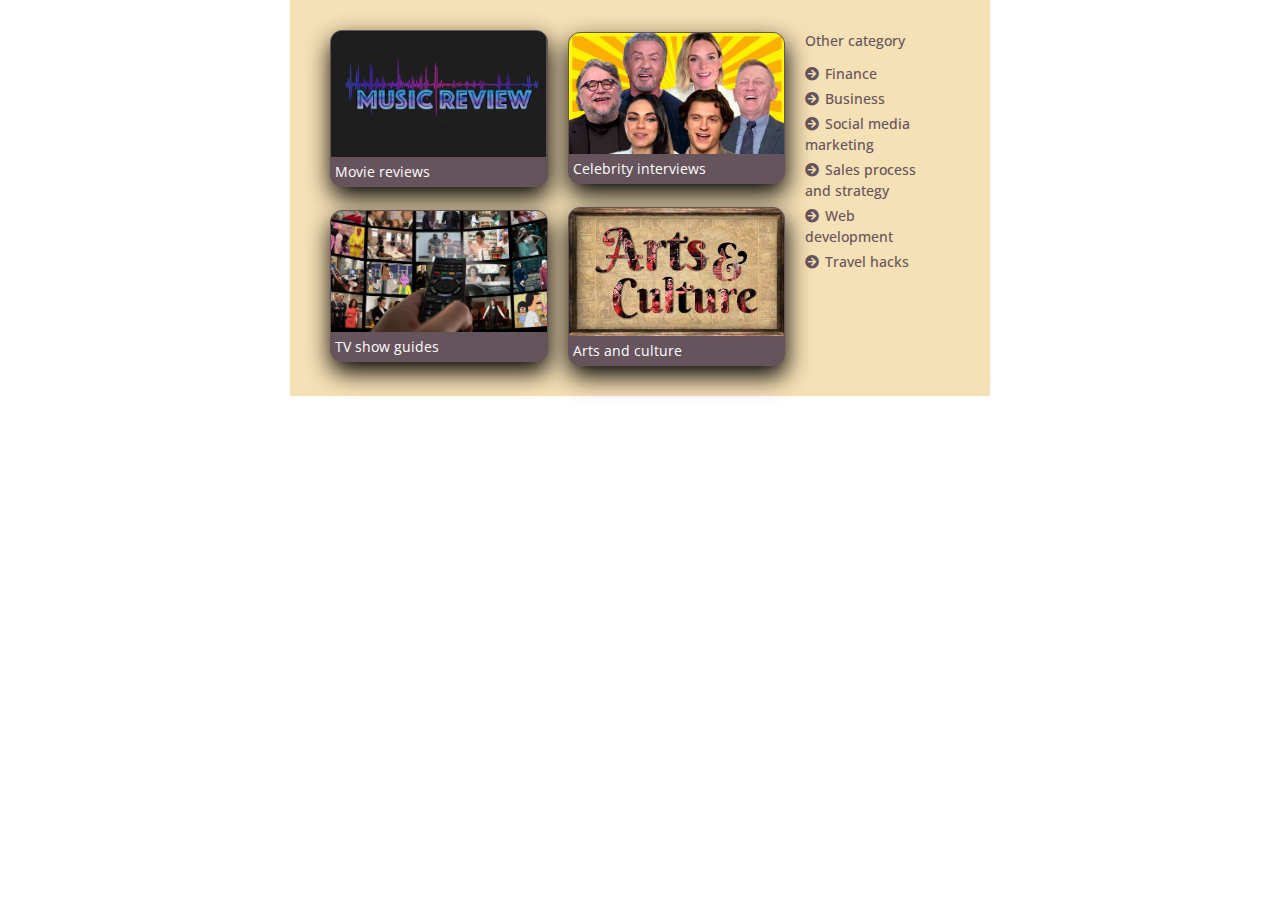
<file: 1. Blog page/index.html>
<!DOCTYPE html>
<html lang="en">
  <head>
    <meta charset="UTF-8" />
    <meta http-equiv="X-UA-Compatible" content="IE=edge" />
    <meta name="viewport" content="width=device-width, initial-scale=1.0" />
    <link
      rel="stylesheet"
      href="https://use.fontawesome.com/releases/v5.10.2/css/all.css"
    />
    <link rel="preconnect" href="https://fonts.googleapis.com" />
    <link rel="preconnect" href="https://fonts.gstatic.com" crossorigin />
    <link
      href="https://fonts.googleapis.com/css2?family=Open+Sans:ital,wght@0,300;0,400;0,500;0,600;0,700;0,800;1,300;1,400;1,500;1,600;1,700;1,800&display=swap"
      rel="stylesheet"
    />
    <title>Movies</title>
    <link rel="stylesheet" href="reset.css" />
    <link rel="stylesheet" href="style.css" />
  </head>
  <body>
    <main>
      <div class="wrapper">
        <section class="thumbs">
          <div class="thumb-container">
            <img src="images/music.jpg" alt="music" />
            <p>Movie reviews</p>
          </div>
          <div class="thumb-container">
            <img src="images/celebrity.jpg" alt="celebs" />
            <p>Celebrity interviews</p>
          </div>
          <div class="thumb-container">
            <img src="images/tv-show.jpg" alt="tv" />
            <p>TV show guides</p>
          </div>
          <div class="thumb-container">
            <img src="images/art.jpg" alt="" />
            <p>Arts and culture</p>
          </div>
        </section>

        <section class="category">
          <h3>Other category</h3>
          <ul class="categories" role="list">
            <li><i class="fas fa-arrow-circle-right"></i>Finance</li>
            <li><i class="fas fa-arrow-circle-right"></i>Business</li>
            <li>
              <i class="fas fa-arrow-circle-right"></i>Social media marketing
            </li>
            <li>
              <i class="fas fa-arrow-circle-right"></i>Sales process and
              strategy
            </li>
            <li><i class="fas fa-arrow-circle-right"></i>Web development</li>
            <li><i class="fas fa-arrow-circle-right"></i>Travel hacks</li>
          </ul>
        </section>
      </div>
    </main>
  </body>
</html>
</file>
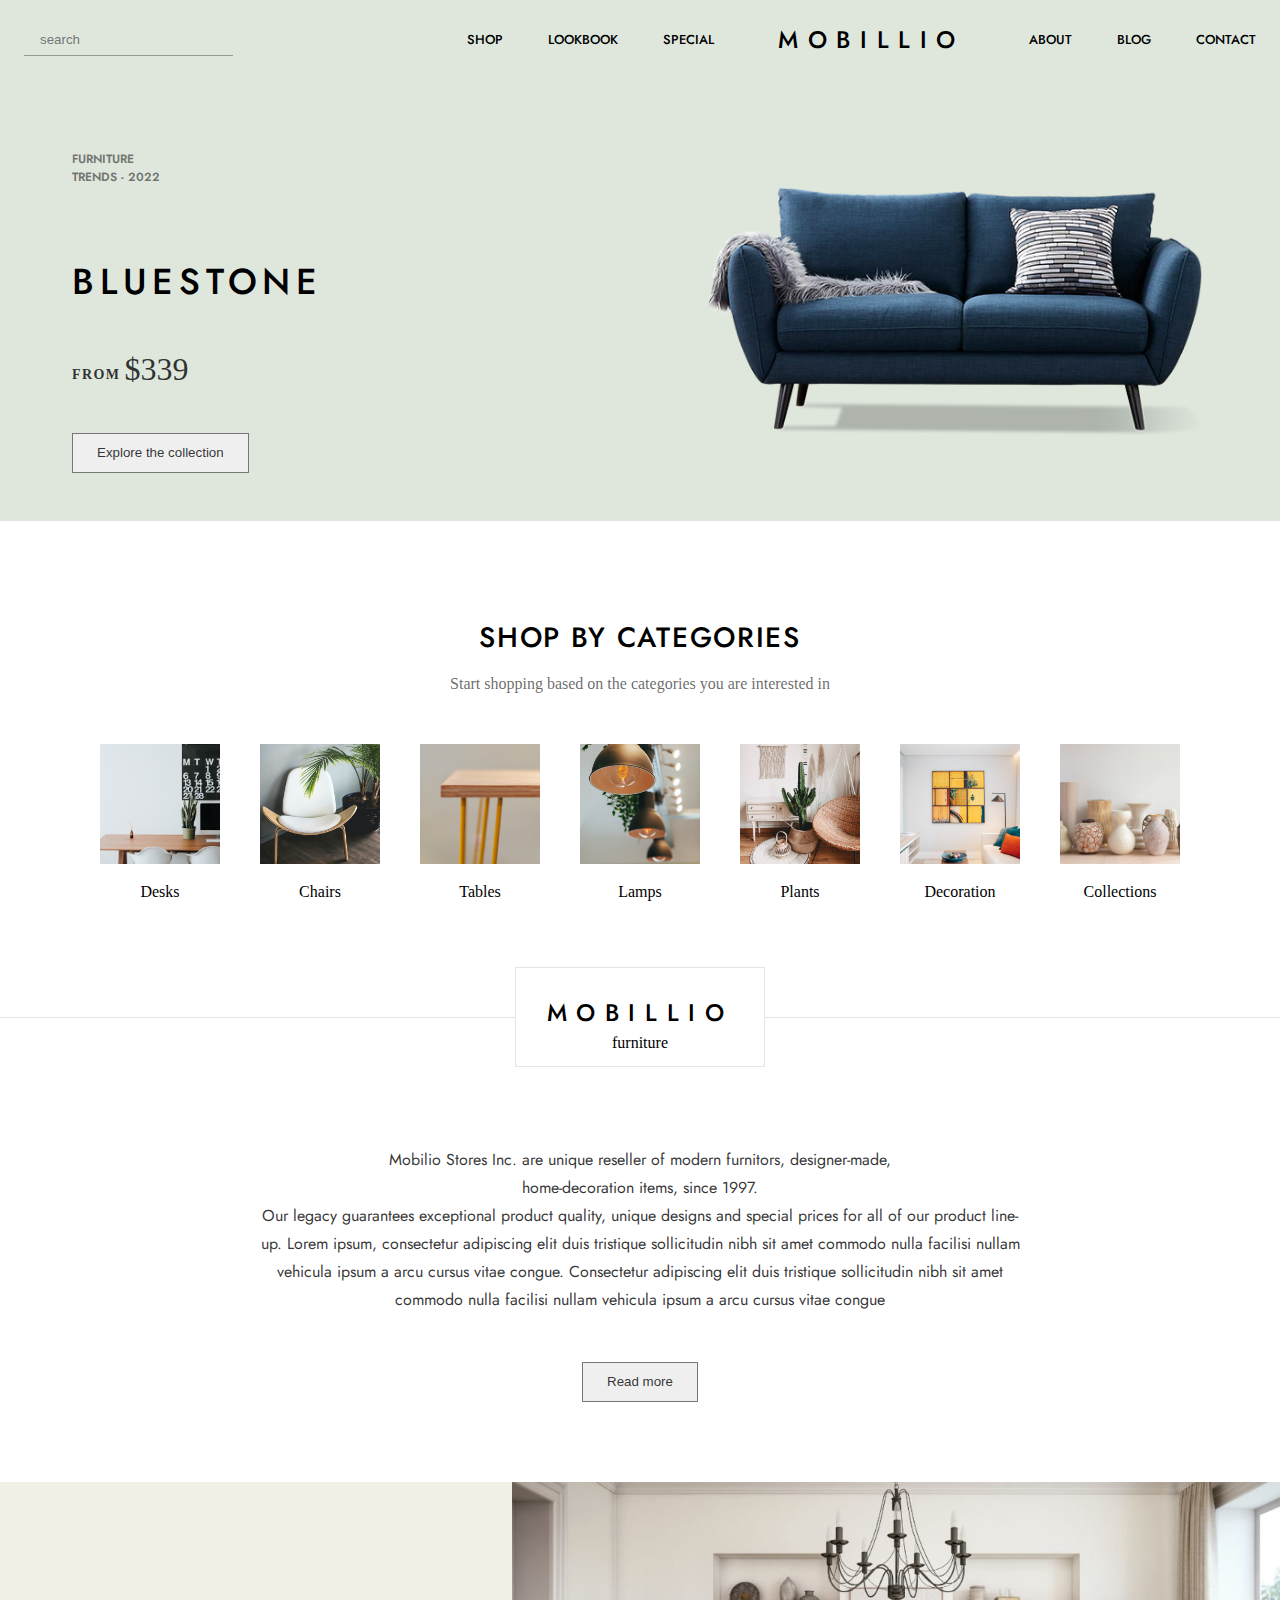
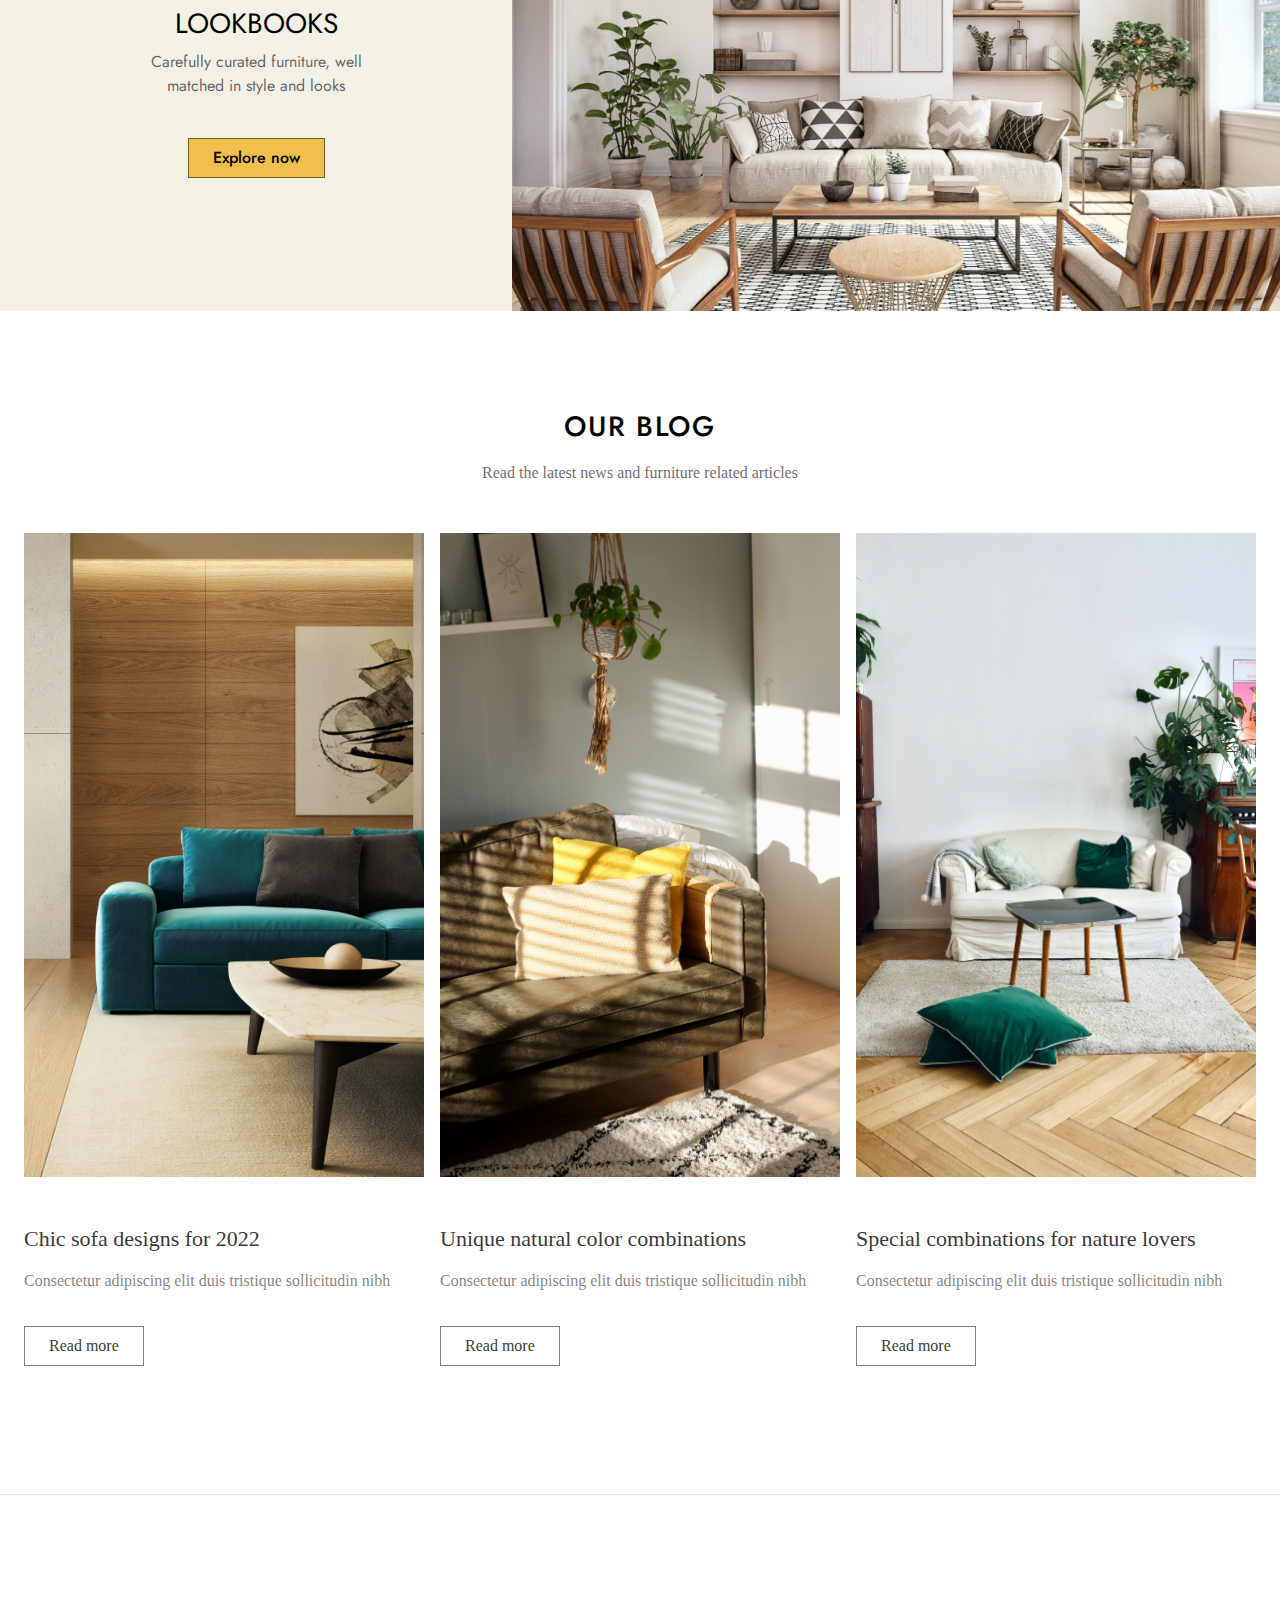
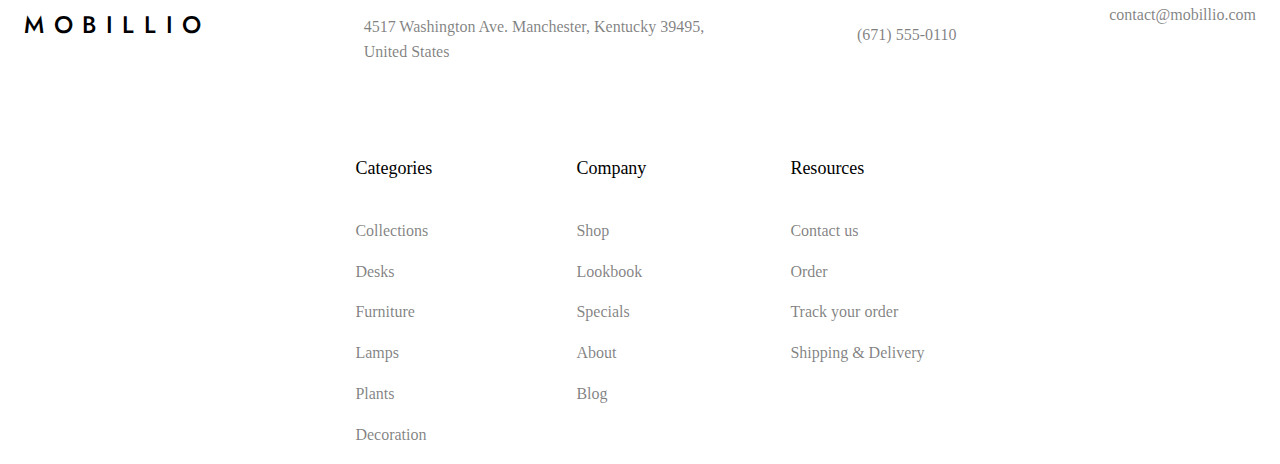
<file: 2. Mobile Shop/index.html>
<!DOCTYPE html>
<html lang="en">

<head>
  <title>Mobillio Online Store</title>
  <meta name="viewport" content="width=device-width, initial-scale=1.0" />
  <meta charset="utf-8" />
  <link rel="stylesheet" href="https://fonts.googleapis.com/css2?family=Jost" data-tag="font" />
  <link rel="stylesheet" href="./style.css" />
  <link rel="stylesheet" href="./responsive.css" />
</head>

<body>
  <div>
    <div class="home-container">
      <div class="home-navbar">
        <header data-role="Header" class="home-header max-width-container">
          <div class="home-navbar1">
            <div class="home-container01">
              <input type="text" placeholder="search" class="home-textinput input" />
            </div>
            <div class="home-middle">
              <div class="home-left">
                <span class="navbar-link">SHOP</span>
                <span class="navbar-link">LOOKBOOK</span>
                <span class="navbar-link">SPECIAL</span>
              </div>
              <span class="navbar-logo-title">MOBILLIO</span>
              <div class="home-right">
                <span class="navbar-link">ABOUT</span>
                <span class="navbar-link">BLOG</span>
                <span class="navbar-link">CONTACT</span>
              </div>
            </div>
          </div>
        </header>
      </div>
      <div class="home-main">
        <div class="home-hero section-container">
          <div class="home-max-width max-width-container">
            <div class="home-hero1">
              <div class="home-container03">
                <div class="home-info">
                  <span class="home-text12">
                    <span>furniture</span>
                    <br />
                    <span>trends - 2022</span>
                  </span>
                </div>
                <h1 class="home-text16 Heading-1">Bluestone</h1>
                <div class="home-container04">
                  <span class="home-text17">FROM</span>
                  <span class="home-text18">$339</span>
                </div>
                <div class="home-btn-group">
                  <button class="button">Explore the collection</button>
                </div>
              </div>
              <img alt="image23271449" src="images/pic1.png" class="home-image5" />
            </div>
          </div>
        </div>
        <div class="section-container column">
          <div class="max-width-container">
            <div class="section-heading-section-heading">
              <h1 class="section-heading-text Heading-2">
                <span>SHOP BY CATEGORIES</span>
              </h1>
              <span class="section-heading-text1">
                <span>
                  Start shopping based on the categories you are interested in
                </span>
              </span>
            </div>
            <div class="home-cards-container">
              <div class="category-card-category-card">
                <img alt="image" src="./images/pic2.jpg" class="category-card-image" />
                <span class="category-card-text"><span>Desks</span></span>
              </div>
              <div class="category-card-category-card">
                <img alt="image" src="./images/pic3.jpg" class="category-card-image" />
                <span class="category-card-text"><span>Chairs</span></span>
              </div>
              <div class="category-card-category-card">
                <img alt="image" src="./images/pic4.jpg" class="category-card-image" />
                <span class="category-card-text"><span>Tables</span></span>
              </div>
              <div class="category-card-category-card">
                <img alt="image" src="./images/pic5.jpg" class="category-card-image" />
                <span class="category-card-text"><span>Lamps</span></span>
              </div>
              <div class="category-card-category-card">
                <img alt="image" src="./images/pic6.jpg" class="category-card-image" />
                <span class="category-card-text"><span>Plants</span></span>
              </div>
              <div class="category-card-category-card">
                <img alt="image" src="./images/pic7.jpg" class="category-card-image" />
                <span class="category-card-text">
                  <span>Decoration</span>
                </span>
              </div>
              <div class="category-card-category-card">
                <img alt="image" src="./images/pic8.jpg" class="category-card-image" />
                <span class="category-card-text">
                  <span>Collections</span>
                </span>
              </div>
            </div>
          </div>
          <div class="home-banner">
            <div class="home-container05">
              <h3 class="home-text19 Heading-3">MOBILLIO</h3>
              <span class="home-text20">
                <span></span>
                <span>furniture</span>
              </span>
            </div>
          </div>
          <div class="home-container06 max-width-container">
            <div class="home-container07">
              <span class="home-text23">
                <span>
                  Mobilio Stores Inc. are unique reseller of modern furnitors,
                  designer-made,
                </span>
                <br />
                <span>home-decoration items, since 1997.</span>
                <br />
                <span>
                  Our legacy guarantees exceptional product quality, unique
                  designs and special prices for all of our product line-up.
                  Lorem ipsum, consectetur adipiscing elit duis tristique
                  sollicitudin nibh sit amet commodo nulla facilisi nullam
                  vehicula ipsum a arcu cursus vitae congue. Consectetur
                  adipiscing elit duis tristique sollicitudin nibh sit amet
                  commodo nulla facilisi nullam vehicula ipsum a arcu cursus
                  vitae congue
                </span>
              </span>
              <button class="button">Read more</button>
            </div>
          </div>
        </div>
        <div class="home-full-width-banner section-container">
          <div class="home-left4">
            <div class="home-content">
              <span class="home-text29">LOOKBOOKS</span>
              <span class="home-text30">
                Carefully curated furniture, well matched in style and looks
              </span>
            </div>
            <div class="home-btn button">
              <span class="home-text31">Explore now</span>
            </div>
          </div>
          <img alt="Rectangle13271410" src="./images/pic9.jpg" class="home-image6" />
        </div>
        <div class="section-container">
          <div class="max-width-container">
            <div class="section-heading-section-heading section-heading-root-class-name">
              <h1 class="section-heading-text Heading-2">
                <span>Our blog</span>
              </h1>
              <span class="section-heading-text1">
                <span>
                  Read the latest news and furniture related articles
                </span>
              </span>
            </div>
            <div class="home-container08">
              <div class="blog-post-card-blog-post-card blog-post-card-root-class-name">
                <img alt="image" src="./images/pic10.jpg" class="blog-post-card-image" />
                <div class="blog-post-card-container">
                  <span class="blog-post-card-text">
                    <span>Chic sofa designs for 2022</span>
                  </span>
                  <span class="blog-post-card-text1">
                    <span>
                      Consectetur adipiscing elit duis tristique sollicitudin
                      nibh
                    </span>
                  </span>
                  <a href="#" class="button">
                    Read more
                  </a>
                </div>
              </div>
              <div class="blog-post-card-blog-post-card">
                <img alt="image" src="./images/pic11.jpg" class="blog-post-card-image" />
                <div class="blog-post-card-container">
                  <span class="blog-post-card-text">
                    <span>Unique natural color combinations</span>
                  </span>
                  <span class="blog-post-card-text1">
                    <span>
                      Consectetur adipiscing elit duis tristique sollicitudin
                      nibh
                    </span>
                  </span>
                  <a href="#" class="button">
                    Read more
                  </a>
                </div>
              </div>
              <div class="blog-post-card-blog-post-card">
                <img alt="image" src="./images/pic12.jpg" class="blog-post-card-image" />
                <div class="blog-post-card-container">
                  <span class="blog-post-card-text">
                    <span>Special combinations for nature lovers</span>
                  </span>
                  <span class="blog-post-card-text1">
                    <span>
                      Consectetur adipiscing elit duis tristique sollicitudin
                      nibh
                    </span>
                  </span>
                  <a href="#" class="button">
                    Read more
                  </a>
                </div>
              </div>
            </div>
          </div>
        </div>
      </div>
      <div class="home-footer">
        <div class="max-width-container">
          <footer class="home-footer1">
            <!-- <div class="home-container09"> -->
              <h3 class="home-text32 Heading-3">MOBILLIO</h3>
              <span class="home-text33">
                <span>4517 Washington Ave. Manchester, Kentucky 39495,</span>
                <br />
                <span>United States</span>
              </span>
              <span class="home-text36">(671) 555-0110</span>
              <span class="home-text37">contact@mobillio.com</span>
            </div>
            <div class="home-links-container">
              <div class="home-container10">
                <span class="home-text38">Categories</span>
                <a href="#" class="home-text39">Collections</a>
                <a href="#" class="home-text40">Desks</a>
                <a href="#" class="home-text41">Furniture</a>
                <a href="#" class="home-text42">Lamps</a>
                <a href="#" class="home-text43">Plants</a>
                <a href="#" class="home-text44">Decoration</a>
              </div>
              <div class="home-container11">
                <span class="home-text45">Company</span>
                <a href="#" class="home-text46">Shop</a>
                <a href="#" class="home-text47">Lookbook</a>
                <a href="#" class="home-text48">Specials</a>
                <a href="#" class="home-text49">About</a>
                <a href="#" class="home-text50">Blog</a>
              </div>
              <div class="home-container12">
                <span class="home-text51">Resources</span>
                <a href="#" class="home-text52">Contact us</a>
                <a href="#" class="home-text53">Order</a>
                <a href="#" class="home-text54">Track your order</a>
                <a href="#" class="home-text55">Shipping &amp; Delivery</a>
              </div>
            </div>
          </footer>
        </div>
      </div>
    </div>
  </div>
</body>

</html>
</file>
<file: 1. Blog page/style.css>
:root {
  --bg-color: #f6e0b5;
  --sec-color: #66545d;
}

main {
  max-width: 700px;
  background-color: var(--bg-color);
  font-family: "Open Sans", sans-serif;
  margin: auto;
}

.thumbs {
  display: grid;
  grid-template-columns: repeat(2, 1fr);
  gap: 20px;
  margin: 30px 20px 30px 40px;
  position: relative;
  width: 65%;
}

.thumbs .thumb-container {
  background-color: var(--sec-color);
  color: #fff;
  font-size: 14px;
  border: 1px solid var(--sec-color);
  border-radius: 12px;
  overflow: hidden;
  align-self: center;
  box-shadow: 1px 10px 25px black;
}

.thumbs .thumb-container p {
  padding: 4px;
}

.wrapper {
  display: flex;
}

.category {
  width: 20%;
  margin-top: 30px;
  font-size: 14px;
  color: var(--sec-color);
  font-weight: 500;
}

.category h3 {
  font-size: 14px;
  font-weight: 500;
  margin-bottom: 12px;
}

.category ul li {
  align-items: center;
  vertical-align: middle;
  margin-bottom: 4px;
}

.category ul li i {
  margin-right: 6px;
}
</file>
<file: 2. Mobile Shop/style.css>
body {
  font-weight: 400;
  font-style: normal;
  text-decoration: none;
  text-transform: none;
  letter-spacing: 0.02;
  line-height: 1.55;
  color: #000000;
  background-color: #ffffff;
  margin: 0;
}
* {
  box-sizing: border-box;
  border-width: 0;
  border-style: solid;
}
.section-heading-section-heading {
  display: flex;
  position: relative;
  align-items: center;
  margin-bottom: 48px;
  flex-direction: column;
}
.section-heading-text{
  text-align: center;
  margin-bottom: 16px;
}
.section-heading-text1 {
  color: #00000099;
  text-align: center;
  line-height: 24px;
}
.category-card-category-card {
  flex: 0 0 auto;
  cursor: pointer;
  display: flex;
  position: relative;
  transition: 0.3s;
  align-items: center;
  flex-direction: column;
}
.category-card-image {
  width: 120px;
  height: 120px;
  object-fit: cover;
  margin-bottom: 16px;
  object-position: bottom;
}
.blog-post-card-blog-post-card {
  width: 100%;
  display: flex;
  position: relative;
  max-width: 400px;
  align-self: stretch;
  transition: 0.3s;
  flex-direction: column;
  justify-content: space-between;
}
.blog-post-card-image {
  flex: 1;
  width: 100%;
  object-fit: cover;
}
.blog-post-card-container {
  width: 100%;
  display: flex;
  align-items: flex-start;
  padding-top: 32px;
  padding-right: 8px;
  flex-direction: column;
  padding-bottom: 32px;
  justify-content: space-between;
  background-color: #ffffff;
}
.blog-post-card-text {
  color: #000000cc;
  font-size: 22px;
  font-style: normal;
  margin-top: 16px;
  font-weight: 500;
  line-height: 28px;
  margin-bottom: 16px;
}
.blog-post-card-text1 {
  color: #00000080;
  font-size: 16px;
  font-style: normal;
  margin-bottom: 32px;
}
.home-container {
  width: 100%;
  display: flex;
  min-height: 100vh;
  overflow-x: hidden;
  align-items: center;
  padding-top: 70px;
  flex-direction: column;
}
.home-navbar {
  top: 0;
  width: 100%;
  display: flex;
  z-index: 1000;
  position: fixed;
  align-items: center;
  flex-direction: column;
  background-color: #dfe7ddff;
}
.home-header {
  padding-top: 24px;
  flex-direction: row;
  padding-bottom: 24px;
  justify-content: space-between;
}
.home-navbar1 {
  width: 100%;
  display: flex;
  position: relative;
  align-items: center;
  justify-content: space-between;
}
.home-container01 {
  display: flex;
  align-items: center;
  justify-content: space-between;
}
.home-image {
  width: 24px;
  height: 24px;
  z-index: 100;
  margin-right: -32px;
}
.home-textinput {
  width: 100%;
  max-width: 288px;
  transition: 0.3s;
  border-color: #999999;
  border-width: 1px;
  padding-left: 48px;
  border-top-width: 0px;
  border-left-width: 0px;
  border-right-width: 0px;
}
.home-middle {
  display: flex;
  position: relative;
  box-sizing: border-box;
  align-items: center;
  flex-shrink: 1;
  border-color: transparent;
  justify-content: center;
}
.home-left,
.home-right {
  display: flex;
  grid-gap: 45px;
  position: relative;
  align-items: flex-start;
}
.home-icons {
  display: flex;
}
.home-icon {
  width: 16px;
  height: 16px;
  display: none;
}
.home-mobile-menu {
  top: 0px;
  left: 0px;
  width: 100%;
  height: 100vh;
  padding: 32px;
  z-index: 100;
  position: absolute;
  transform: translateX(100%);
  transition: 0.3s;
  flex-direction: column;
  justify-content: space-between;
  background-color: #fff;
}
.home-nav {
  display: flex;
  align-items: flex-start;
  flex-direction: column;
}
.home-container02 {
  width: 100%;
  display: flex;
  align-items: center;
  margin-bottom: 48px;
  justify-content: space-between;
}
.home-logo-center1 {
  color: #000000;
  height: auto;
  font-size: 24px;
  font-family: Jost;
  font-weight: 500;
  line-height: 20px;
  margin-left: 64px;
  margin-right: 64px;
  letter-spacing: 0.4em;
  text-decoration: none;
}
.home-middle1 {
  gap: 16px;
  display: flex;
  position: relative;
  box-sizing: border-box;
  align-items: flex-start;
  flex-shrink: 1;
  border-color: transparent;
  margin-bottom: 24px;
  flex-direction: column;
  justify-content: center;
}
.home-text06,
.home-text07,
.home-text08,
.home-text09,
.home-text10,
.home-text11 {
  color: rgba(0, 0, 0, 1);
  height: auto;
  font-size: 13px;
  text-align: left;
  font-family: Jost;
  font-weight: 500;
  text-decoration: none;
}
.home-main {
  flex: 0 0 auto;
  width: 100%;
  display: flex;
  align-items: center;
  flex-direction: column;
  padding-bottom: 96px;
}
.home-hero {
  padding-top: 48px;
  padding-bottom: 48px;
  background-color: #dfe7ddff;
}
.home-max-width {
  max-width: 1032px;
}
.home-hero1 {
  width: 100%;
  display: flex;
  max-width: 1328px;
  align-items: center;
  flex-direction: row;
  justify-content: space-between;
}
.home-container03 {
  display: flex;
  margin-left: 48px;
  padding-right: 48px;
  flex-direction: column;
}
.home-info {
  display: flex;
  position: relative;
  box-sizing: border-box;
  align-items: center;
  flex-shrink: 1;
  border-color: transparent;
  margin-bottom: 48px;
}
.home-text12 {
  color: #00000080;
  font-size: 12px;
  text-align: left;
  font-family: Jost;
  font-weight: 600;
  line-height: 18px;
  text-transform: uppercase;
}
.home-text16 {
  max-width: 450px;
  margin-bottom: 48px;
}
.home-container04 {
  display: flex;
  align-items: flex-end;
  margin-bottom: 48px;
  flex-direction: row;
}
.home-text17 {
  color: #000000cc;
  font-size: 14px;
  font-style: normal;
  font-weight: 700;
  line-height: 20px;
  margin-right: 4px;
  letter-spacing: 0.1em;
}
.home-text18 {
  color: #000000cc;
  font-size: 32px;
  font-style: normal;
  font-weight: 500;
  line-height: 32px;
}
.home-btn-group {
  display: flex;
  align-items: center;
  flex-direction: row;
}
.home-image5 {
  width: 100%;
  position: relative;
  max-width: 579px;
  box-sizing: border-box;
  max-height: 579px;
  object-fit: cover;
  border-color: transparent;
}
.home-cards-container {
  flex: 0 0 auto;
  width: 100%;
  display: flex;
  grid-gap: 32px;
  flex-wrap: wrap;
  max-width: 1080px;
  align-items: flex-start;
  margin-bottom: 64px;
  flex-direction: row;
  justify-content: space-between;
}
.home-banner {
  flex: 0 0 auto;
  width: 100%;
  height: 1px;
  display: flex;
  margin-top: 48px;
  align-items: center;
  margin-bottom: 48px;
  flex-direction: column;
  justify-content: center;
  background-color: #e5e5e5ff;
}
.home-container05 {
  flex: 0 0 auto;
  width: 250px;
  height: 100px;
  display: flex;
  align-items: center;
  border-color: #e5e5e5ff;
  border-style: solid;
  border-width: 1px;
  flex-direction: column;
  justify-content: center;
  background-color: #ffffff;
}
.home-text19,
.home-text32 {
  margin-bottom: 8px;
}
.home-text32 {
  font-size: 10px;
  line-height: 20px;
  letter-spacing: 1em;
  text-transform: uppercase;
}
.home-container06 {
  flex: 0 0 auto;
  display: flex;
  align-items: center;
  flex-direction: column;
}
.home-container07 {
  width: 100%;
  display: flex;
  position: relative;
  max-width: 770px;
  box-sizing: border-box;
  margin-top: 80px;
  align-items: center;
  flex-shrink: 1;
  border-color: transparent;
  flex-direction: column;
}
.home-text23 {
  color: #000000cc;
  width: 100%;
  height: auto;
  font-size: 16px;
  align-self: auto;
  font-style: normal;
  text-align: center;
  font-family: Jost;
  font-weight: 400px;
  line-height: 175%;
  font-stretch: normal;
  margin-bottom: 48px;
  text-decoration: none;
}
.home-full-width-banner {
  width: 100%;
  display: flex;
  align-items: stretch;
  padding-top: 64px;
  justify-content: center;
}
.home-left4 {
  flex: 1;
  display: flex;
  align-self: stretch;
  align-items: center;
  border-color: transparent;
  flex-direction: column;
  justify-content: center;
  background-color: #f3f0e6;
}
.home-content {
  margin: 0 0 40px 0;
  display: flex;
  position: relative;
  box-sizing: border-box;
  align-items: center;
  flex-shrink: 1;
  border-color: transparent;
  flex-direction: column;
}
.home-text29 {
  color: rgba(0, 0, 0, 1);
  height: auto;
  margin: 0 0 16px 0;
  font-size: 28px;
  align-self: auto;
  font-style: normal;
  text-align: left;
  font-family: Jost;
  font-weight: 500px;
  line-height: 20px;
  font-stretch: normal;
  text-decoration: none;
}
.home-text30 {
  color: rgba(0, 0, 0, 0.6000000238418579);
  width: 267px;
  height: auto;
  font-size: 16px;
  align-self: auto;
  font-style: normal;
  text-align: center;
  font-family: Jost;
  font-weight: 400px;
  line-height: 24px;
  font-stretch: normal;
  text-decoration: none;
}
.home-btn {
  cursor: pointer;
  display: flex;
  padding: 16px 24px;
  position: relative;
  box-sizing: border-box;
  transition: 0.3s;
  align-items: flex-start;
  flex-shrink: 1;
  border-color: rgba(0, 0, 0, 1);
  border-style: solid;
  border-width: 1px;
  background-color: rgba(239, 193, 76, 1);
}
.home-text31 {
  color: rgba(0, 0, 0, 1);
  height: auto;
  font-size: 16px;
  align-self: auto;
  font-style: normal;
  text-align: left;
  font-family: Jost;
  font-weight: 500px;
  line-height: 14px;
  font-stretch: normal;
  text-decoration: none;
}
.home-image6 {
  width: 60%;
  position: relative;
  box-sizing: border-box;
  object-fit: cover;
  border-color: transparent;
}
.home-container08 {
  flex: 0 0 auto;
  width: 100%;
  display: flex;
  flex-wrap: wrap;
  align-items: center;
  flex-direction: row;
  justify-content: space-between;
}
.home-footer {
  flex: 0 0 auto;
  width: 100%;
  display: flex;
  align-items: center;
  border-color: #e5e5e5ff;
  border-width: 1px;
  flex-direction: column;
  border-left-width: 0px;
  border-right-width: 0px;
  border-bottom-width: 0px;
}
.home-footer1 {
  width: 100%;
  display: flex;
  max-width: 1328px;
  align-items: flex-start;
  padding-top: 96px;
  flex-direction: row;
  padding-bottom: 96px;
  justify-content: space-between;
}
.home-container09 {
  display: flex;
  max-width: 1328px;
  align-items: flex-start;
  flex-direction: column;
}
.home-text33 {
  color: #00000080;
  margin-top: 24px;
}
.home-text36 {
  color: #00000080;
  margin-top: 32px;
}
.home-text37 {
  color: #00000080;
  margin-top: 12px;
}
.home-links-container {
  display: flex;
  grid-gap: 48px;
  align-items: flex-start;
  flex-direction: row;
  justify-content: space-between;
}
.home-container10, .home-container11 {
  flex: 0 0 auto;
  display: flex;
  align-items: flex-start;
  margin-right: 96px;
  flex-direction: column;
  justify-content: flex-start;
}
.home-text38, .home-text45, .home-text51 {
  font-size: 18px;
  font-style: normal;
  font-weight: 500;
  line-height: 14px;
  margin-bottom: 44px;
}
.home-text39, .home-text40, .home-text41, .home-text42, .home-text43, .home-text44, .home-text46, .home-text47, .home-text48, .home-text49, .home-text50, .home-text52, .home-text53, .home-text54, .home-text55{
  color: #00000080;
  text-decoration: none;
  margin-bottom: 16px;
}
.home-container12 {
  flex: 0 0 auto;
  display: flex;
  align-items: flex-start;
  flex-direction: column;
  justify-content: flex-start;
}
.button {
  color: #000000cc;
  cursor: pointer;
  display: flex;
  padding: 0.5rem 1rem;
  position: relative;
  box-sizing: border-box;
  font-style: normal;
  transition: 0.3s;
  align-items: flex-start;
  flex-shrink: 1;
  font-weight: 500;
  line-height: 14px;
  padding-top: 12px;
  border-color: #00000080;
  border-style: solid;
  border-width: 1px;
  padding-left: 24px;
  border-radius: 0px;
  padding-right: 24px;
  padding-bottom: 12px;
  text-decoration: none;
}
.input {
  color: #ffffff;
  cursor: auto;
  outline: none;
  padding: 0.5rem 1rem;
  background-color: #dfe7ddff;
}
.section-container {
  width: 100%;
  display: flex;
  align-items: center;
  padding-top: 80px;
  justify-content: center;
}
.max-width-container {
  width: 100%;
  display: flex;
  max-width: 1328px;
  align-items: center;
  padding-left: 24px;
  padding-right: 24px;
  flex-direction: column;
}
.column {
  display: flex;
  flex-direction: column;
}
.navbar-link {
  color: rgba(0, 0, 0, 1);
  cursor: pointer;
  height: auto;
  font-size: 13px;
  text-align: left;
  transition: 0.3s;
  font-family: Jost;
  font-weight: 500;
  text-decoration: none;
}
.navbar-logo-title {
  color: #000000;
  cursor: pointer;
  height: auto;
  font-size: 24px;
  transition: 0.3s;
  font-family: Jost;
  font-weight: 500;
  line-height: 20px;
  margin-left: 64px;
  margin-right: 64px;
  letter-spacing: 0.4em;
  text-decoration: none;
}
.Heading-3 {
  font-size: 24px;
  font-style: normal;
  font-family: Jost;
  font-weight: 500;
  line-height: 20px;
  letter-spacing: 0.4em;
  text-transform: none;
  text-decoration: none;
}
.Content {
  font-size: 16px;
  font-family: Jost;
  font-weight: 400;
  letter-spacing: 0.02;
  text-transform: none;
  text-decoration: none;
}
.Heading-1 {
  font-size: 36px;
  font-family: Jost;
  font-weight: 500;
  line-height: 47px;
  letter-spacing: 0.16em;
  text-transform: uppercase;
  text-decoration: none;
}
.Heading-2 {
  font-size: 28px;
  font-family: Jost;
  font-weight: 500;
  line-height: 36px;
  letter-spacing: 0.06em;
  text-transform: uppercase;
  text-decoration: none;
}
</file>
<file: 2. Mobile Shop/responsive.css>
@media screen and (max-width: 600px) {
  /* Navbar */
  .home-navbar .home-left,
  .home-right,
  .home-textinput {
    display: none;
  }
  .home-middle {
    position: absolute;
  }
  .navbar-logo-title {
    margin-left: 0px;
  }
  .home-container {
    padding-top: 55px;
  }
  .home-navbar {
    position: absolute;
  }

  /* Hero */
  .home-hero1 {
    flex-direction: column;
  }
  .home-container03 {
    align-items: center;
  }

  /* Categories */
  .home-cards-container {
    display: grid;
    gap: 5px;
    grid-template-columns: repeat(2, 1fr);
  }
  .category-card-image {
    width: 250px;
    height: 250px;
  }

  /* Lookbooks */

  .home-full-width-banner {
    flex-direction: column;
  }

  .home-content {
    margin-top: 20px;
    margin-bottom: 20px;
  }
  .home-btn {
    margin-bottom: 20px;
  }
  .home-image6 {
    width: 100%;
  }
  /* Blog */
  .blog-post-card-blog-post-card{
    max-width: 100%;
  }
  /* Footer */
  .home-footer1{
    flex-direction: column-reverse;
    justify-content: flex-end;
  }
  .home-links-container{
    flex-direction: column;
  }
}
</file>
